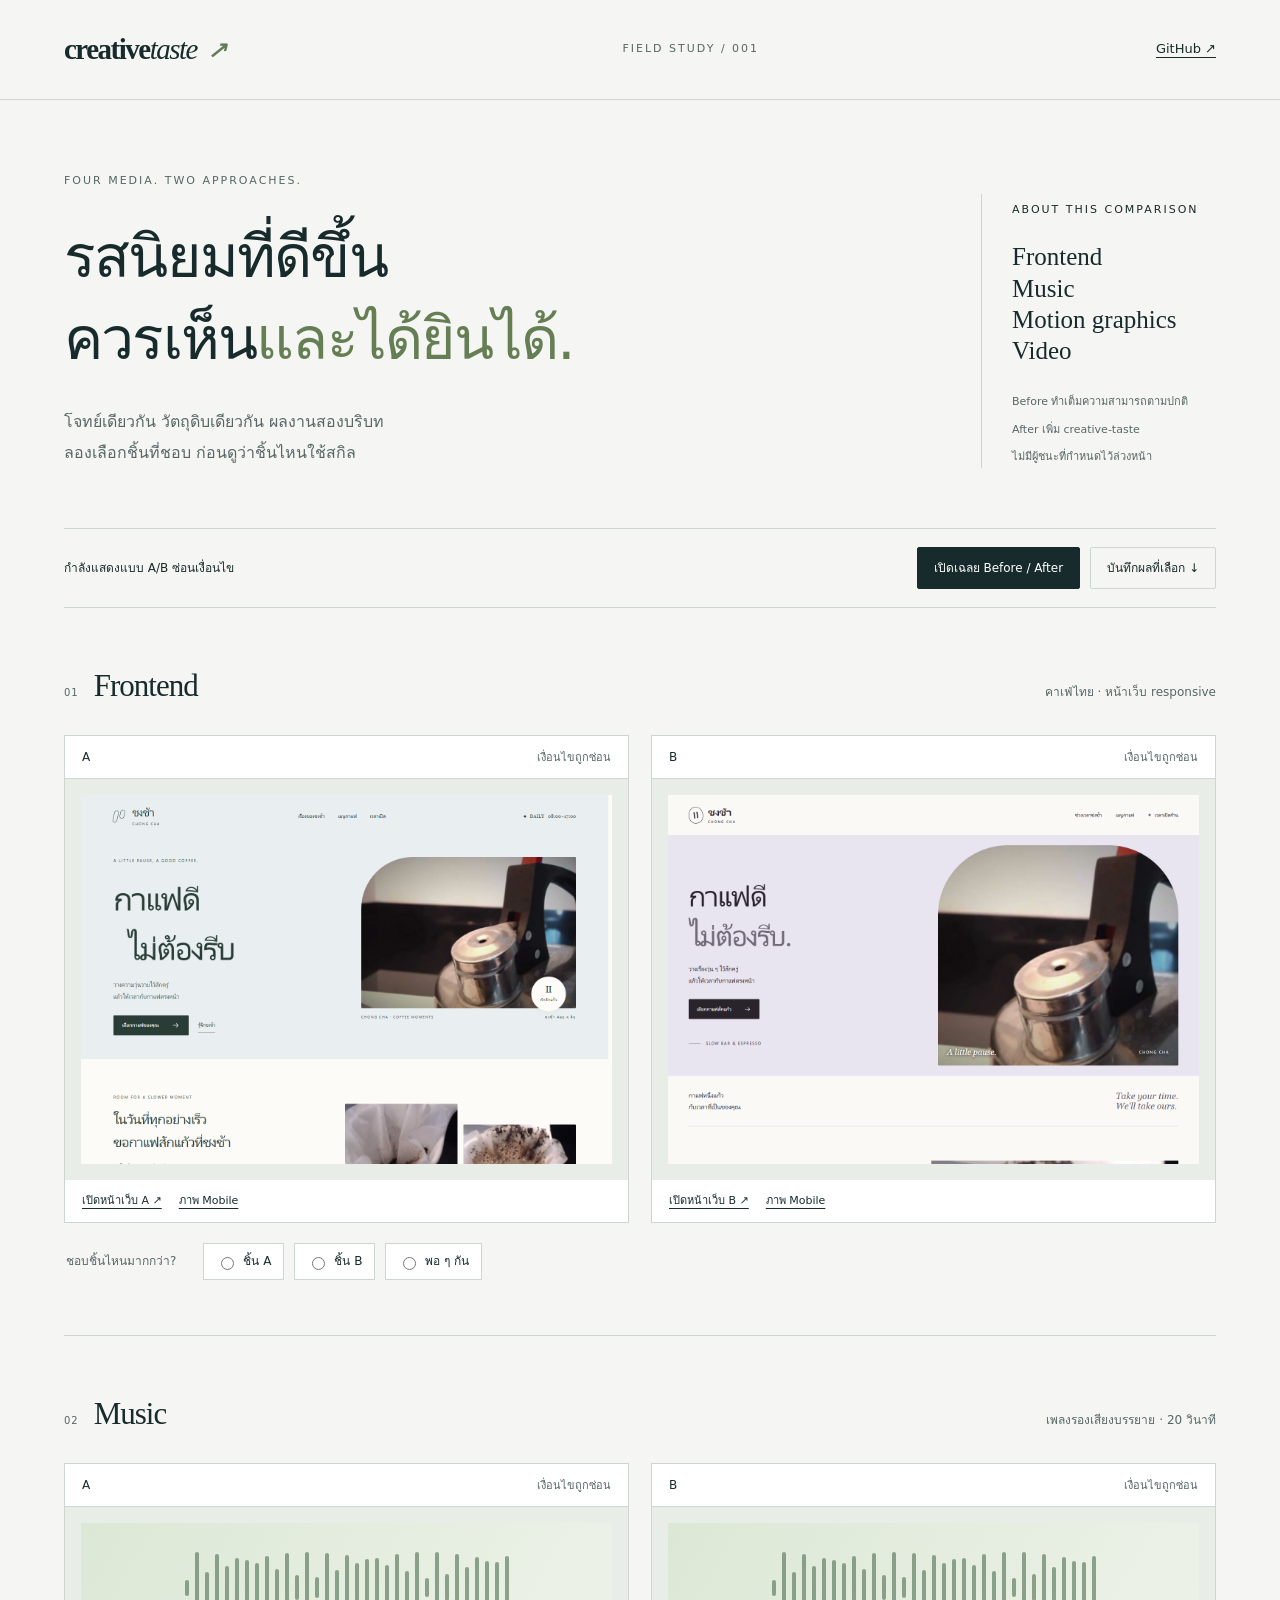
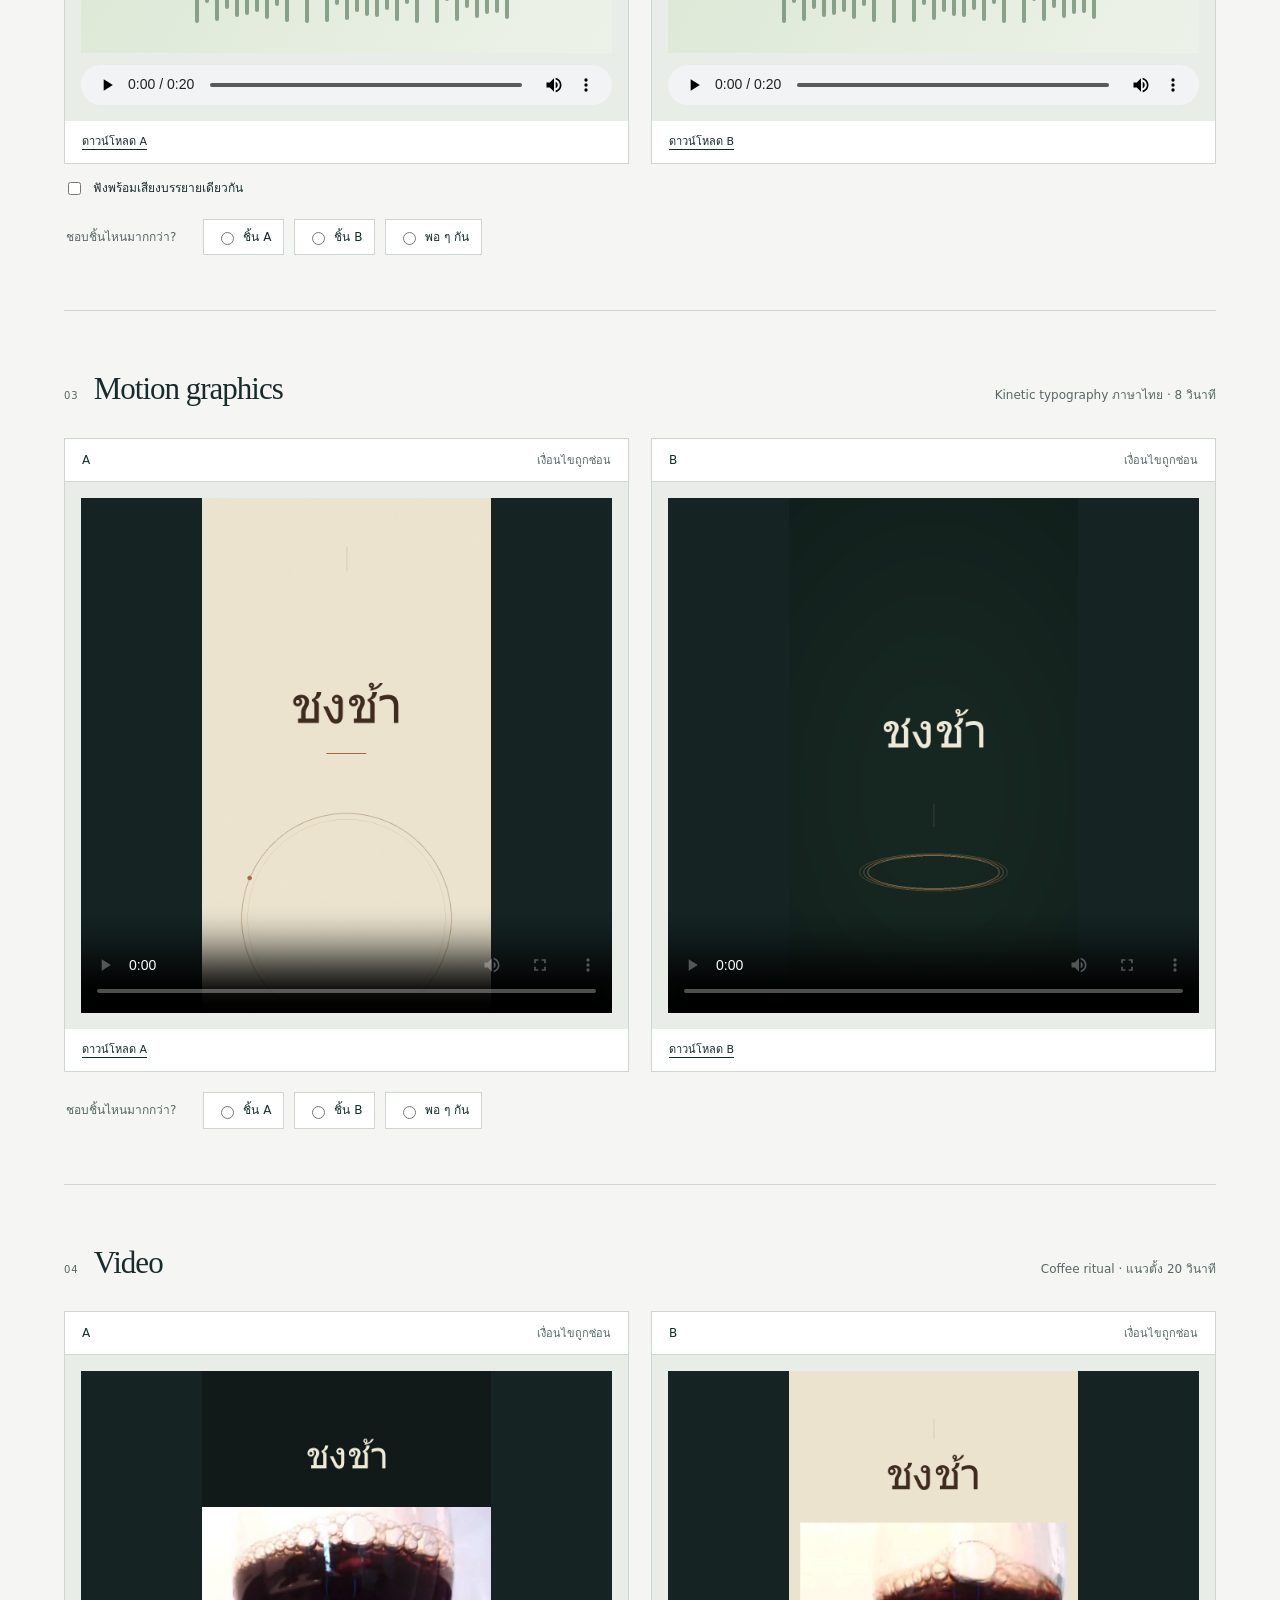
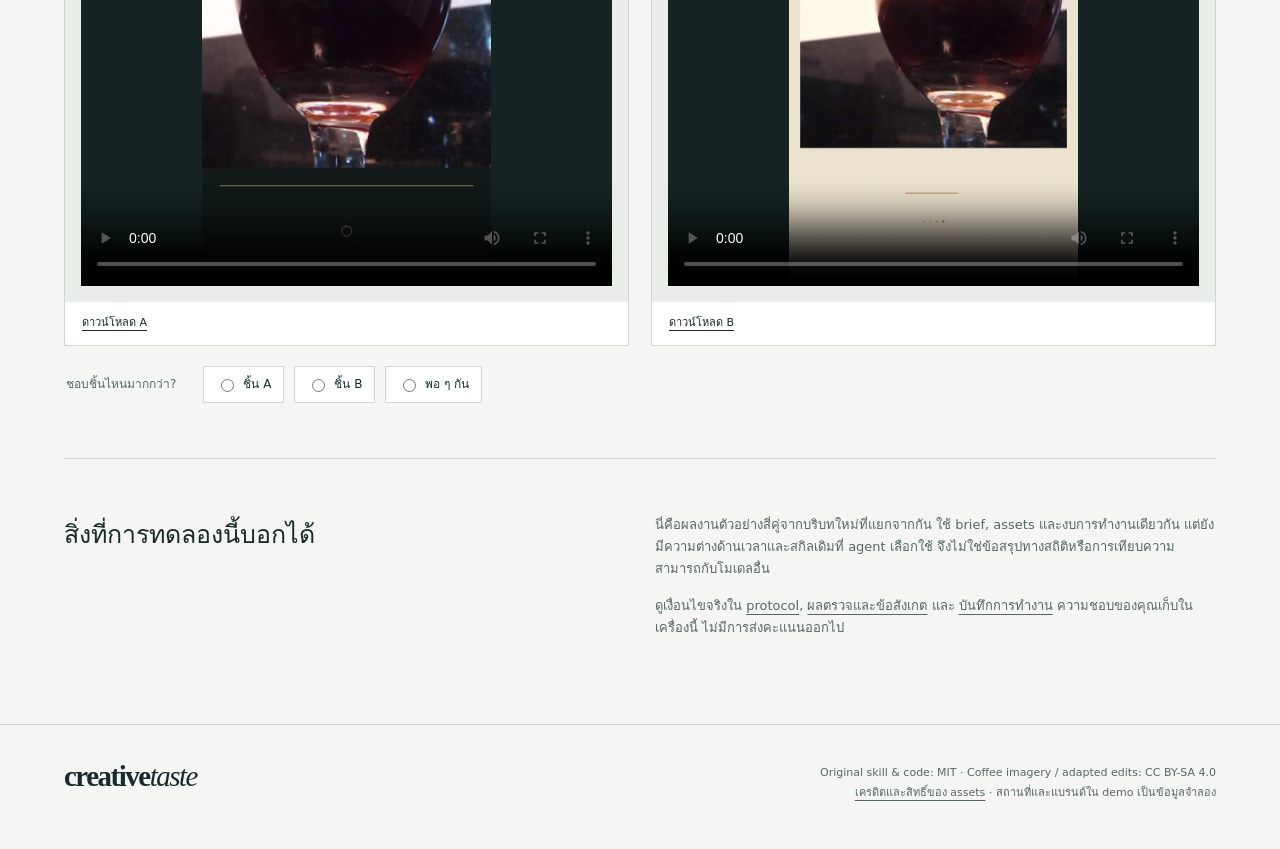
<file: demos/index.html>
<!doctype html>
<html lang="th"><head><meta charset="utf-8"><meta name="viewport" content="width=device-width,initial-scale=1"><title>Creative Taste — ทดลองก่อนเปิดเฉลย</title><link rel="stylesheet" href="gallery.css"><script src="gallery.js" defer></script></head>
<body>
<a class="skip" href="#comparisons">ข้ามไปดูผลงาน</a>
<header class="masthead"><a class="wordmark" href="../README.md">creative<span>taste</span><i aria-hidden="true">↗</i></a><span class="edition">FIELD STUDY / 001</span><a href="https://github.com/beukkung/creative-taste">GitHub ↗</a></header>
<main>
<section class="intro"><div><p class="eyebrow">FOUR MEDIA. TWO APPROACHES.</p><h1>รสนิยมที่ดีขึ้น<br>ควรเห็น<span>และได้ยินได้.</span></h1><p class="lead">โจทย์เดียวกัน วัตถุดิบเดียวกัน ผลงานสองบริบท<br>ลองเลือกชิ้นที่ชอบ ก่อนดูว่าชิ้นไหนใช้สกิล</p></div><aside class="study-note"><span class="tiny">ABOUT THIS COMPARISON</span><p>Frontend<br>Music<br>Motion graphics<br>Video</p><small>Before ทำเต็มความสามารถตามปกติ<br>After เพิ่ม creative-taste<br>ไม่มีผู้ชนะที่กำหนดไว้ล่วงหน้า</small></aside></section>
<div class="toolbar"><p id="mode-status" role="status">กำลังแสดงแบบ A/B ซ่อนเงื่อนไข</p><div><button id="reveal" type="button">เปิดเฉลย Before / After</button><button id="export" class="quiet" type="button">บันทึกผลที่เลือก ↓</button></div></div>
<div id="comparisons"></div>
<noscript><p>เปิด JavaScript เพื่อสุ่ม A/B หรือเปิดไฟล์แต่ละชิ้นโดยตรง:</p><ul><li><a href="frontend/before/index.html">Frontend Before</a> / <a href="frontend/after/index.html">After</a></li><li><a href="music/before/music.wav">Music Before</a> / <a href="music/after/music.wav">After</a></li><li><a href="motion/before/video.mp4">Motion Before</a> / <a href="motion/after/video.mp4">After</a></li><li><a href="video/before/video.mp4">Video Before</a> / <a href="video/after/video.mp4">After</a></li></ul></noscript>
<section class="method"><h2>สิ่งที่การทดลองนี้บอกได้</h2><div><p>นี่คือผลงานตัวอย่างสี่คู่จากบริบทใหม่ที่แยกจากกัน ใช้ brief, assets และงบการทำงานเดียวกัน แต่ยังมีความต่างด้านเวลาและสกิลเดิมที่ agent เลือกใช้ จึงไม่ใช่ข้อสรุปทางสถิติหรือการเทียบความสามารถกับโมเดลอื่น</p><p>ดูเงื่อนไขจริงใน <a href="../evaluation/PROTOCOL.md">protocol</a>, <a href="../evaluation/RESULTS.md">ผลตรวจและข้อสังเกต</a> และ <a href="../evaluation/runs/summary.json">บันทึกการทำงาน</a> ความชอบของคุณเก็บในเครื่องนี้ ไม่มีการส่งคะแนนออกไป</p></div></section>
</main><footer><a class="wordmark" href="../README.md">creative<span>taste</span></a><p>Original skill & code: MIT · Coffee imagery / adapted edits: CC BY-SA 4.0<br><a href="../ASSET-LICENSES.md">เครดิตและสิทธิ์ของ assets</a> · สถานที่และแบรนด์ใน demo เป็นข้อมูลจำลอง</p></footer>
</body></html>
</file>
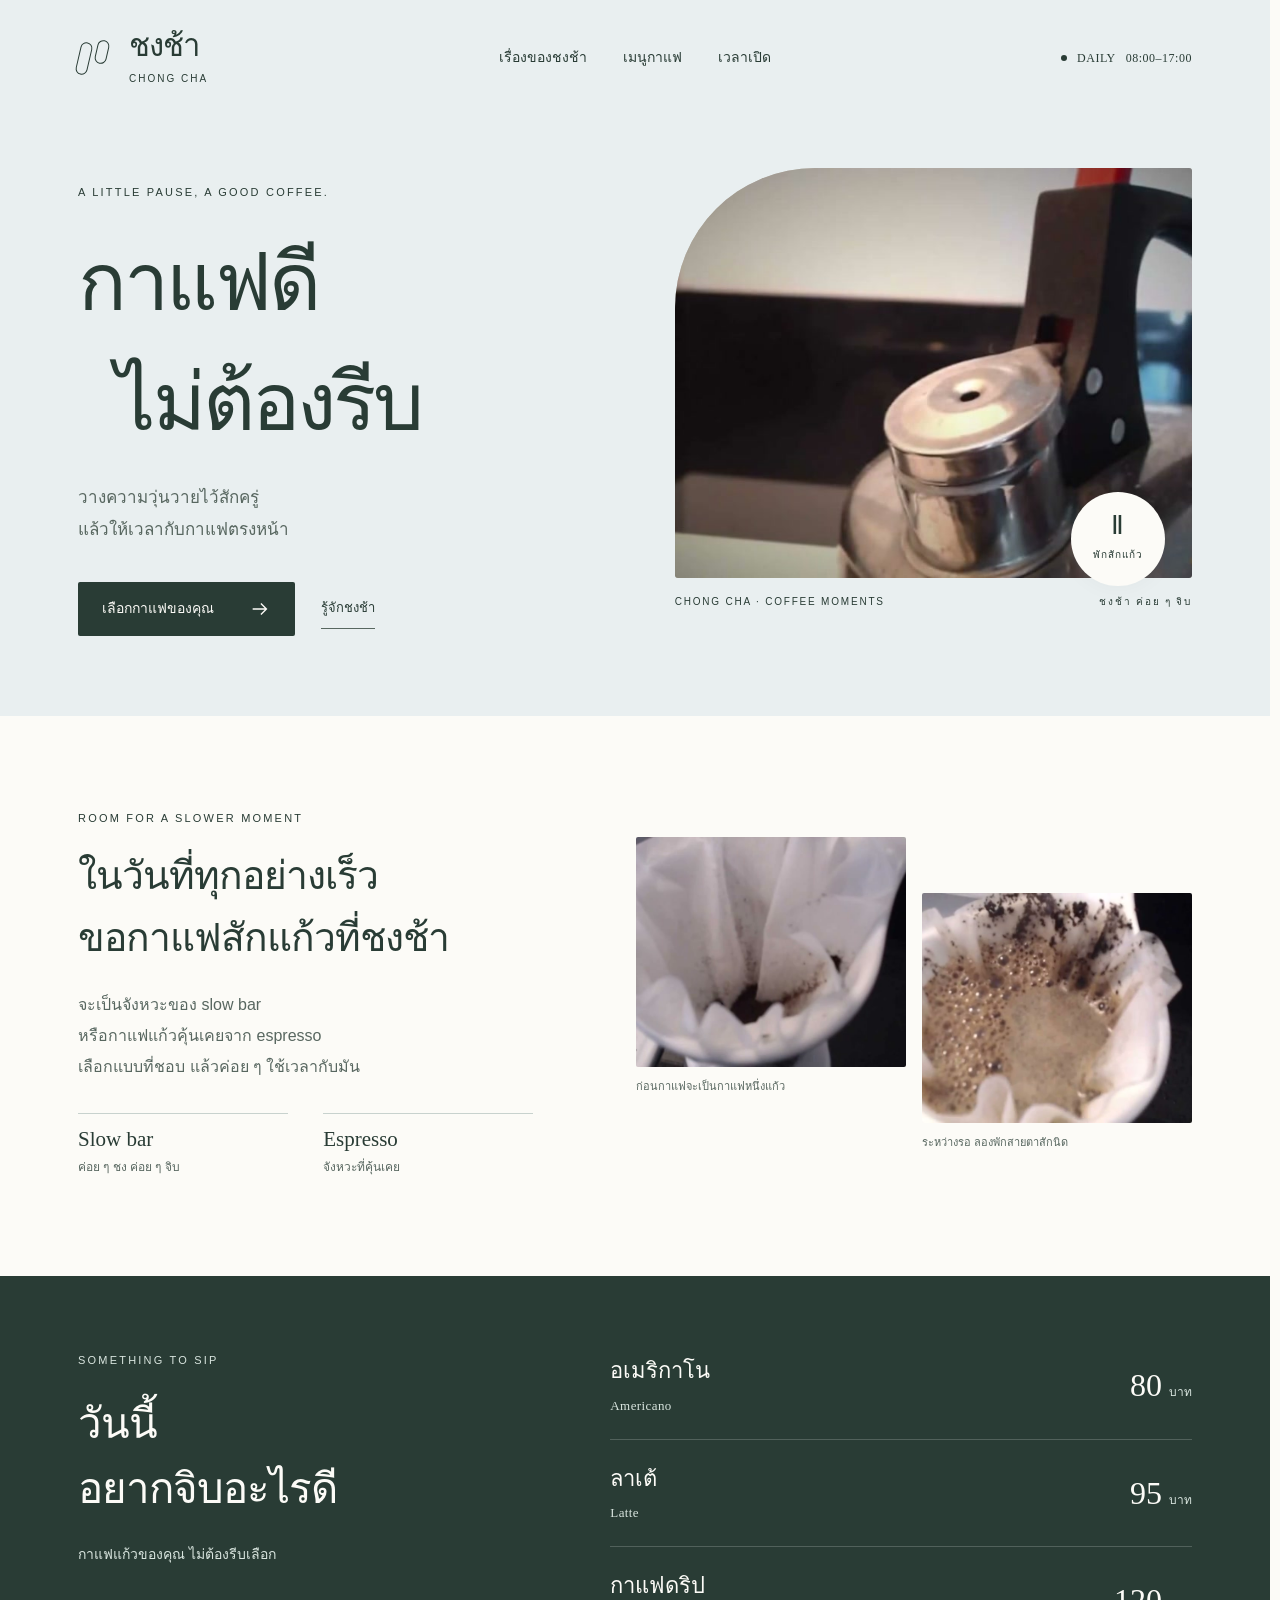
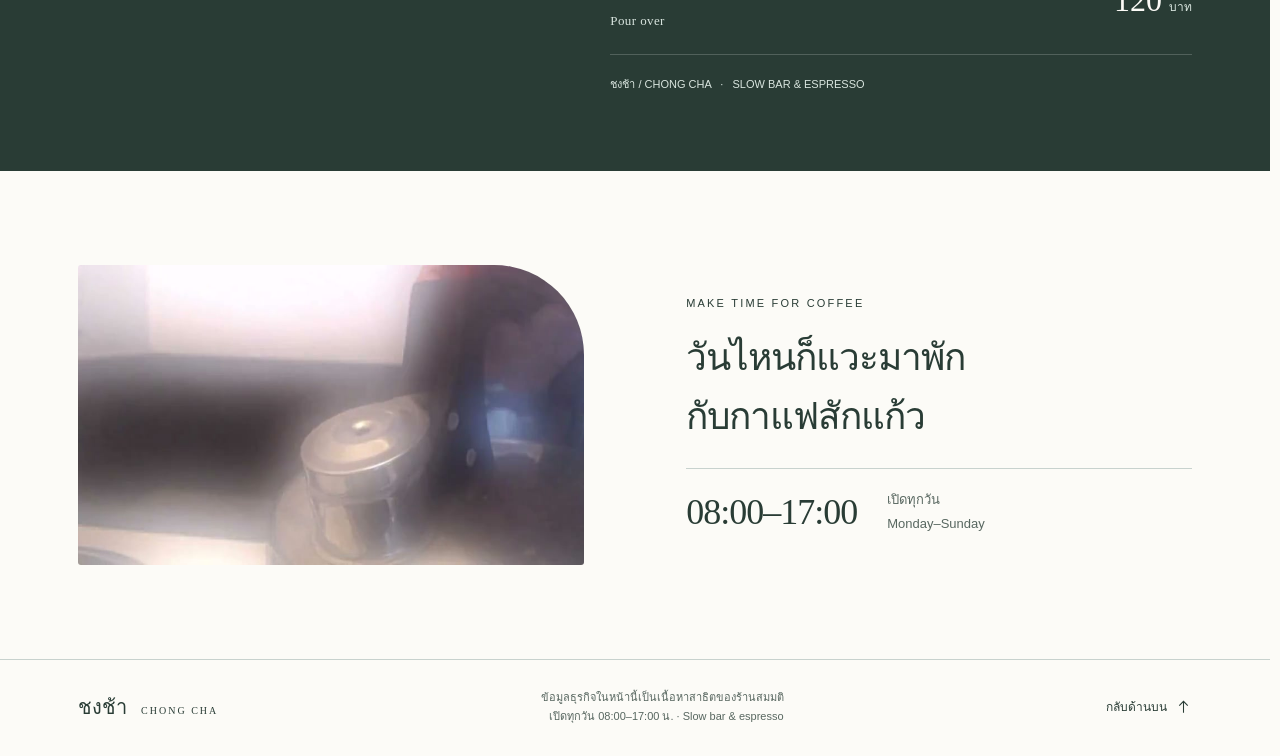
<file: demos/frontend/after/index.html>
<!doctype html>
<html lang="th">
<head>
<meta charset="utf-8">
<meta name="viewport" content="width=device-width, initial-scale=1">
<meta name="theme-color" content="#e9eff0">
<meta name="description" content="ชงช้า / CHONG CHA — กาแฟดี ไม่ต้องรีบ พบกับ slow bar และ espresso เปิดทุกวัน 08:00–17:00 น.">
<title>ชงช้า / CHONG CHA — กาแฟดี ไม่ต้องรีบ</title>
<style>
:root{--sky:#e9eff0;--paper:#fcfbf7;--ink:#293c35;--muted:#586760;--line:#c8d2ce;--gold:#e4ca87;--light:#d9e5df;--serif:Georgia,'Times New Roman',serif;--thai:'Leelawadee UI',Tahoma,sans-serif}
*{box-sizing:border-box}html{scroll-behavior:smooth;scroll-padding-top:30px;scrollbar-gutter:stable;scrollbar-color:#83958b var(--paper);scrollbar-width:thin}body{margin:0;background:var(--paper);color:var(--ink);font-family:var(--thai);font-size:16px;line-height:1.75}a{color:inherit;text-decoration:none}button,a{-webkit-tap-highlight-color:transparent}a:focus-visible{outline:3px solid #a97822;outline-offset:6px}::selection{background:var(--gold);color:var(--ink)}img{display:block;width:100%;height:100%;object-fit:cover}h1,h2,h3,p,figure{margin:0}h1,h2,h3{font-weight:400}svg{width:22px;height:22px;fill:none;stroke:currentColor;stroke-width:1.5}header,.hero,.brewing,.menu,.visit,footer{padding-left:max(6.1vw,24px);padding-right:max(6.1vw,24px)}
.skip{position:fixed;top:-100px;left:24px;background:var(--ink);color:white;padding:12px 20px;z-index:5}.skip:focus{top:12px}header{height:116px;display:flex;align-items:center;justify-content:space-between;background:var(--sky)}.brand{display:inline-flex;align-items:center;gap:15px}.brand-name{font-size:31px;line-height:1.25;letter-spacing:-1px}.brand-en{display:block;font-size:10px;letter-spacing:2px;line-height:2.1;margin-top:3px}.brand-mark{width:36px;height:43px;display:flex;gap:6px;align-items:center}.brand-mark:before,.brand-mark:after{content:'';width:10px;height:31px;display:block;border:1.8px solid var(--ink);border-radius:9px;transform:rotate(13deg)}.brand-mark:after{height:22px;align-self:flex-start;margin-top:3px}nav{display:flex;gap:36px;align-items:center}nav a{font-size:14px;padding:12px 0;border-bottom:1px solid transparent}nav a:hover{border-color:var(--ink)}.hours-nav{display:flex;gap:10px;align-items:center;font:12px var(--serif);letter-spacing:.5px}.hours-nav:before{content:'';width:6px;height:6px;background:var(--ink);border-radius:50%}
.hero{background:var(--sky);padding-top:52px;padding-bottom:64px;display:grid;grid-template-columns:1fr 1fr;gap:6.2vw;align-items:center}.eyebrow{font-size:11px;letter-spacing:2.2px;line-height:1.6;text-transform:uppercase}.hero h1{font-size:clamp(52px,6.3vw,92px);line-height:1.48;letter-spacing:-3px;margin:22px 0 20px;white-space:nowrap}.hero h1 span{display:block}.hero h1 .second{padding-left:37px}.hero .intro{color:var(--muted);font-size:17px;line-height:1.9;max-width:380px}.hero-links{margin-top:35px;display:flex;gap:26px;align-items:center}.primary-link{background:var(--ink);color:var(--paper);display:inline-flex;align-items:center;justify-content:space-between;gap:35px;padding:14px 24px;min-height:54px;border-radius:2px;font-size:14px;transition:background .2s}.primary-link:hover{background:#405c4f}.text-link{font-size:13px;border-bottom:1px solid var(--muted);padding:8px 0}.text-link:hover{color:#716026}.hero-figure{position:relative;padding-bottom:41px}.hero-photo{height:410px;border-radius:140px 3px 3px 3px;overflow:hidden;background:#c9c6bd}.hero-photo img{object-position:53% center}.photo-note{display:flex;justify-content:space-between;align-items:center;padding-top:15px;font-size:10px;letter-spacing:1.8px}.pause-note{position:absolute;right:27px;bottom:66px;background:var(--paper);width:94px;height:94px;border-radius:50%;display:flex;flex-direction:column;align-items:center;justify-content:center;box-shadow:0 3px 20px #00000008;font-size:10px;letter-spacing:1px;gap:7px}.pause-symbol{font-size:26px;font-family:var(--serif);line-height:1;letter-spacing:4px;padding-left:4px}
.brewing{padding-top:94px;padding-bottom:96px;display:grid;grid-template-columns:.9fr 1.1fr;gap:8vw;align-items:center}.section-title{font-size:39px;letter-spacing:-1px;line-height:1.6;margin:18px 0 19px}.section-copy{color:var(--muted);line-height:1.95;max-width:345px}.methods{display:flex;gap:35px;margin-top:31px}.method{border-top:1px solid var(--line);padding-top:13px;flex:1}.method b{font:21px var(--serif);display:block;font-weight:400}.method span{font-size:12px;color:var(--muted)}.detail-photos{display:grid;grid-template-columns:1fr 1fr;gap:16px;align-items:start}.detail-photos figure:nth-child(2){padding-top:56px}.detail-image{height:230px;overflow:hidden;border-radius:2px}.detail-photos figure:nth-child(1) img{object-position:54% center}.detail-photos figcaption{font-size:11px;color:var(--muted);padding-top:10px}.detail-photos figure:nth-child(2) img{object-position:65% center}
.menu{background:var(--ink);color:var(--paper);padding-top:76px;padding-bottom:77px;display:grid;grid-template-columns:.85fr 1.15fr;gap:8vw}.menu .eyebrow{color:var(--light)}.menu h2{font-size:42px;line-height:1.55;letter-spacing:-1px;margin-top:21px}.menu .menu-caption{color:var(--light);margin-top:21px;font-size:14px}.menu-list{padding:0;margin:0;list-style:none}.menu-list li{display:flex;justify-content:space-between;align-items:center;gap:20px;padding:20px 0;border-bottom:1px solid #ffffff30}.menu-list li:first-child{padding-top:0}.drink h3{font-size:22px}.drink span{font:13px var(--serif);letter-spacing:.4px;color:var(--light)}.price{font:32px var(--serif);white-space:nowrap}.price small{font:12px var(--thai);margin-left:7px;color:var(--light)}.menu-footnote{margin-top:20px;font-size:11px;color:var(--light)}
.visit{padding-top:94px;padding-bottom:94px;display:grid;grid-template-columns:1fr 1fr;gap:8vw;align-items:center}.visit-photo{height:300px;overflow:hidden;border-radius:3px 90px 3px 3px}.visit-photo img{object-position:center}.visit h2{font-size:37px;line-height:1.6;margin:15px 0 22px;letter-spacing:-1px}.schedule{border-top:1px solid var(--line);padding-top:19px;display:flex;align-items:center;gap:30px}.schedule-time{font:36px var(--serif);letter-spacing:-1px;white-space:nowrap}.schedule-day{font-size:13px;line-height:1.8;color:var(--muted)}footer{border-top:1px solid var(--line);display:flex;align-items:center;justify-content:space-between;padding-top:28px;padding-bottom:29px;gap:25px}.footer-name{font-size:20px}.footer-name span{font:10px var(--serif);letter-spacing:2px;margin-left:14px}.demo{font-size:11px;color:var(--muted);max-width:440px;text-align:right}.top-link{font-size:12px;display:inline-flex;gap:8px;align-items:center;white-space:nowrap}.top-link svg{width:17px}
@media(min-width:1600px){header,.hero,.brewing,.menu,.visit,footer{padding-left:max(calc((100vw - 1370px)/2),6vw);padding-right:max(calc((100vw - 1370px)/2),6vw)}}
@media(max-width:1000px){header{height:100px}.hours-nav{display:none}.hero{gap:4vw;padding-top:35px}.hero h1{font-size:64px}.hero h1 .second{padding-left:15px}.hero-photo{height:385px}.brewing,.menu,.visit{gap:5vw}.detail-image{height:200px}.schedule{gap:18px}.schedule-time{font-size:30px}}
@media(max-width:700px){header{height:98px;align-items:center}.brand{gap:8px}.brand-name{font-size:26px}.brand-mark{width:28px;gap:4px}.brand-mark:before{width:8px;height:28px}.brand-mark:after{width:8px;height:20px}.brand-en{font-size:8px;letter-spacing:1.5px}nav{gap:18px}nav a{font-size:12px}nav a:first-child{display:none}.hero{padding-top:26px;padding-bottom:31px;display:block}.eyebrow{font-size:9px;letter-spacing:2px}.hero h1{font-size:58px;line-height:1.42;letter-spacing:-2px;margin:17px 0 16px}.hero h1 .second{padding-left:31px}.hero .intro{font-size:14px;max-width:320px}.hero-links{margin-top:24px;gap:23px}.primary-link{padding:12px 20px;font-size:13px;gap:25px;min-height:49px}.text-link{font-size:12px}.hero-figure{margin-top:38px;padding-bottom:0}.hero-photo{height:240px;border-top-left-radius:86px}.photo-note{font-size:8px;letter-spacing:1.4px;padding-top:12px}.pause-note{width:72px;height:72px;bottom:42px;right:17px;font-size:8px;gap:5px}.pause-symbol{font-size:21px}.brewing{padding-top:57px;padding-bottom:55px;display:block}.section-title{font-size:31px;margin:14px 0 17px;line-height:1.6}.section-copy{font-size:14px}.methods{margin-top:24px;gap:24px}.method b{font-size:20px}.detail-photos{margin-top:35px;gap:12px}.detail-image{height:176px}.detail-photos figure:nth-child(2){padding-top:29px}.detail-photos figcaption{font-size:10px}.menu{display:block;padding-top:48px;padding-bottom:45px}.menu h2{font-size:32px;line-height:1.5;margin-top:14px}.menu .menu-caption{font-size:13px;margin-top:12px}.menu-list{margin-top:33px}.menu-list li{padding:19px 0}.drink h3{font-size:20px}.drink span{font-size:12px}.price{font-size:29px}.menu-footnote{font-size:10px}.visit{display:flex;flex-direction:column-reverse;align-items:stretch;gap:31px;padding-top:54px;padding-bottom:49px}.visit h2{font-size:31px;margin-top:13px}.visit-photo{height:215px;border-top-right-radius:65px}.schedule-time{font-size:34px}.schedule{gap:25px}.schedule-day{font-size:12px}footer{display:grid;grid-template-columns:1fr auto;gap:18px;padding-top:25px;padding-bottom:25px}.footer-name{font-size:18px}.footer-name span{font-size:8px;letter-spacing:1.3px;margin-left:9px}.demo{grid-column:1/-1;grid-row:2;text-align:left;font-size:10px;max-width:295px}.top-link{font-size:10px}}
@media(prefers-reduced-motion:reduce){html{scroll-behavior:auto}*{transition:none!important}}
</style>
</head>
<body id="top">
<a class="skip" href="#main">ข้ามไปเนื้อหา</a>
<header>
  <a class="brand" href="#top" aria-label="ชงช้า กลับด้านบน"><span class="brand-mark" aria-hidden="true"></span><span class="brand-name">ชงช้า<span class="brand-en" lang="en">CHONG CHA</span></span></a>
  <nav aria-label="เมนูหลัก"><a href="#about">เรื่องของชงช้า</a><a href="#menu">เมนูกาแฟ</a><a href="#hours">เวลาเปิด</a></nav>
  <span class="hours-nav">DAILY &nbsp; 08:00–17:00</span>
</header>
<main id="main">
  <section class="hero" aria-labelledby="hero-title">
    <div class="hero-copy">
      <p class="eyebrow" lang="en">A little pause, a good coffee.</p>
      <h1 id="hero-title"><span>กาแฟดี</span><span class="second">ไม่ต้องรีบ</span></h1>
      <p class="intro">วางความวุ่นวายไว้สักครู่<br>แล้วให้เวลากับกาแฟตรงหน้า</p>
      <div class="hero-links"><a class="primary-link" href="#menu">เลือกกาแฟของคุณ <svg viewBox="0 0 24 24" aria-hidden="true"><path d="M4 12h15m-6-6 6 6-6 6"/></svg></a><a class="text-link" href="#about">รู้จักชงช้า</a></div>
    </div>
    <figure class="hero-figure">
      <div class="hero-photo"><img src="../../assets/coffee-01.jpg" alt="กาต้มน้ำโลหะบนเคาน์เตอร์กาแฟ" width="960" height="540" fetchpriority="high"></div>
      <div class="pause-note" aria-hidden="true"><span class="pause-symbol">Ⅱ</span><span>พักสักแก้ว</span></div>
      <figcaption class="photo-note"><span lang="en">CHONG CHA · COFFEE MOMENTS</span><span>ชงช้า ค่อย ๆ จิบ</span></figcaption>
    </figure>
  </section>
  <section class="brewing" id="about" aria-labelledby="about-title">
    <div><p class="eyebrow" lang="en">Room for a slower moment</p><h2 class="section-title" id="about-title">ในวันที่ทุกอย่างเร็ว<br>ขอกาแฟสักแก้วที่ชงช้า</h2><p class="section-copy">จะเป็นจังหวะของ slow bar<br>หรือกาแฟแก้วคุ้นเคยจาก espresso<br>เลือกแบบที่ชอบ แล้วค่อย ๆ ใช้เวลากับมัน</p><div class="methods"><div class="method"><b lang="en">Slow bar</b><span>ค่อย ๆ ชง ค่อย ๆ จิบ</span></div><div class="method"><b lang="en">Espresso</b><span>จังหวะที่คุ้นเคย</span></div></div></div>
    <div class="detail-photos"><figure><div class="detail-image"><img src="../../assets/coffee-02.jpg" alt="ผงกาแฟในกระดาษกรอง พร้อมสำหรับการดริป" width="960" height="540" loading="lazy"></div><figcaption>ก่อนกาแฟจะเป็นกาแฟหนึ่งแก้ว</figcaption></figure><figure><div class="detail-image"><img src="../../assets/coffee-04.jpg" alt="ฟองกาแฟระหว่างการสกัดในกระดาษกรอง" width="960" height="540" loading="lazy"></div><figcaption>ระหว่างรอ ลองพักสายตาสักนิด</figcaption></figure></div>
  </section>
  <section class="menu" id="menu" aria-labelledby="menu-title">
    <div><p class="eyebrow" lang="en">Something to sip</p><h2 id="menu-title">วันนี้<br>อยากจิบอะไรดี</h2><p class="menu-caption">กาแฟแก้วของคุณ ไม่ต้องรีบเลือก</p></div>
    <div><ul class="menu-list"><li><div class="drink"><h3>อเมริกาโน</h3><span lang="en">Americano</span></div><p class="price">80<small>บาท</small></p></li><li><div class="drink"><h3>ลาเต้</h3><span lang="en">Latte</span></div><p class="price">95<small>บาท</small></p></li><li><div class="drink"><h3>กาแฟดริป</h3><span lang="en">Pour over</span></div><p class="price">120<small>บาท</small></p></li></ul><p class="menu-footnote">ชงช้า / CHONG CHA &nbsp; · &nbsp; SLOW BAR & ESPRESSO</p></div>
  </section>
  <section class="visit" id="hours" aria-labelledby="hours-title"><figure class="visit-photo"><img src="../../assets/coffee-03.jpg" alt="ไอน้ำลอยผ่านกาต้มน้ำในช่วงเวลาชงกาแฟ" width="960" height="540" loading="lazy"></figure><div><p class="eyebrow" lang="en">Make time for coffee</p><h2 id="hours-title">วันไหนก็แวะมาพัก<br>กับกาแฟสักแก้ว</h2><div class="schedule"><p class="schedule-time">08:00–17:00</p><p class="schedule-day">เปิดทุกวัน<br><span lang="en">Monday–Sunday</span></p></div></div></section>
</main>
<footer><p class="footer-name">ชงช้า<span lang="en">CHONG CHA</span></p><p class="demo">ข้อมูลธุรกิจในหน้านี้เป็นเนื้อหาสาธิตของร้านสมมติ<br>เปิดทุกวัน 08:00–17:00 น. · Slow bar & espresso</p><a class="top-link" href="#top">กลับด้านบน<svg viewBox="0 0 24 24" aria-hidden="true"><path d="M12 20V4m-6 6 6-6 6 6"/></svg></a></footer>
</body>
</html>
</file>
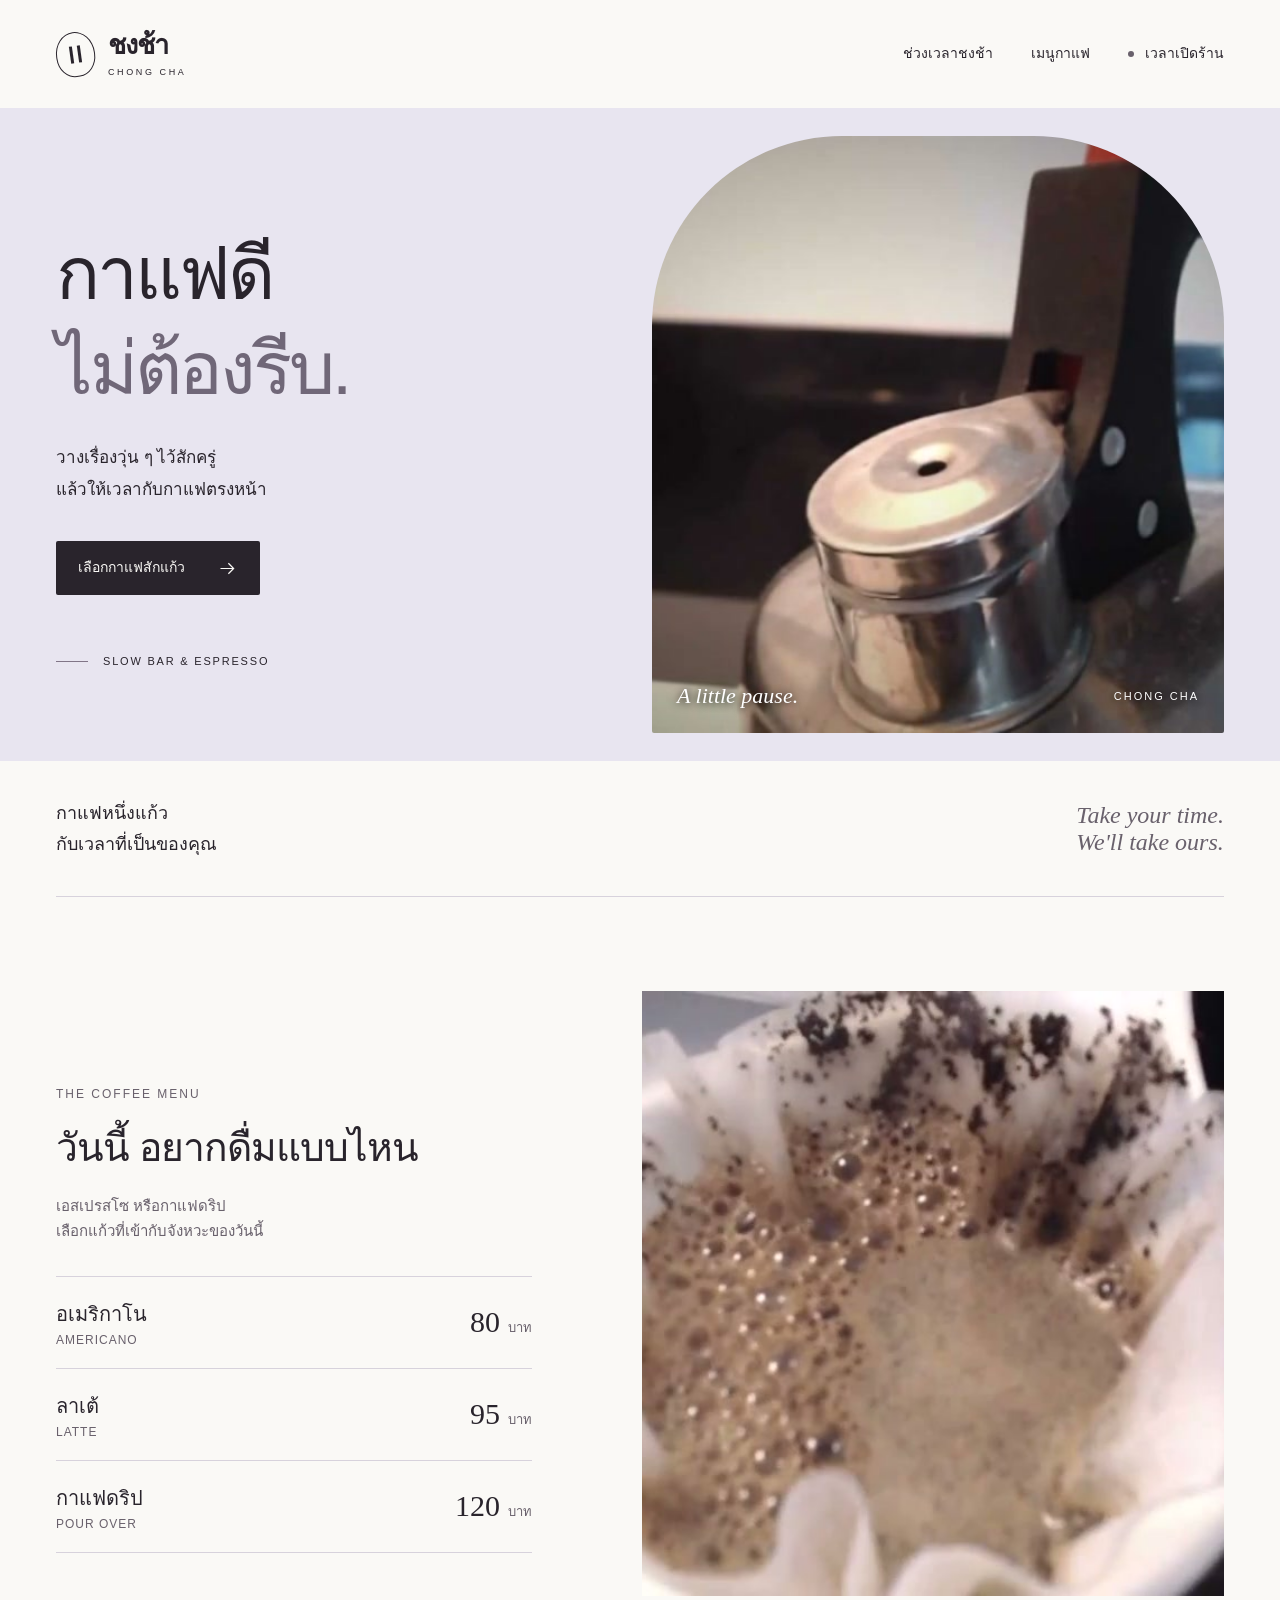
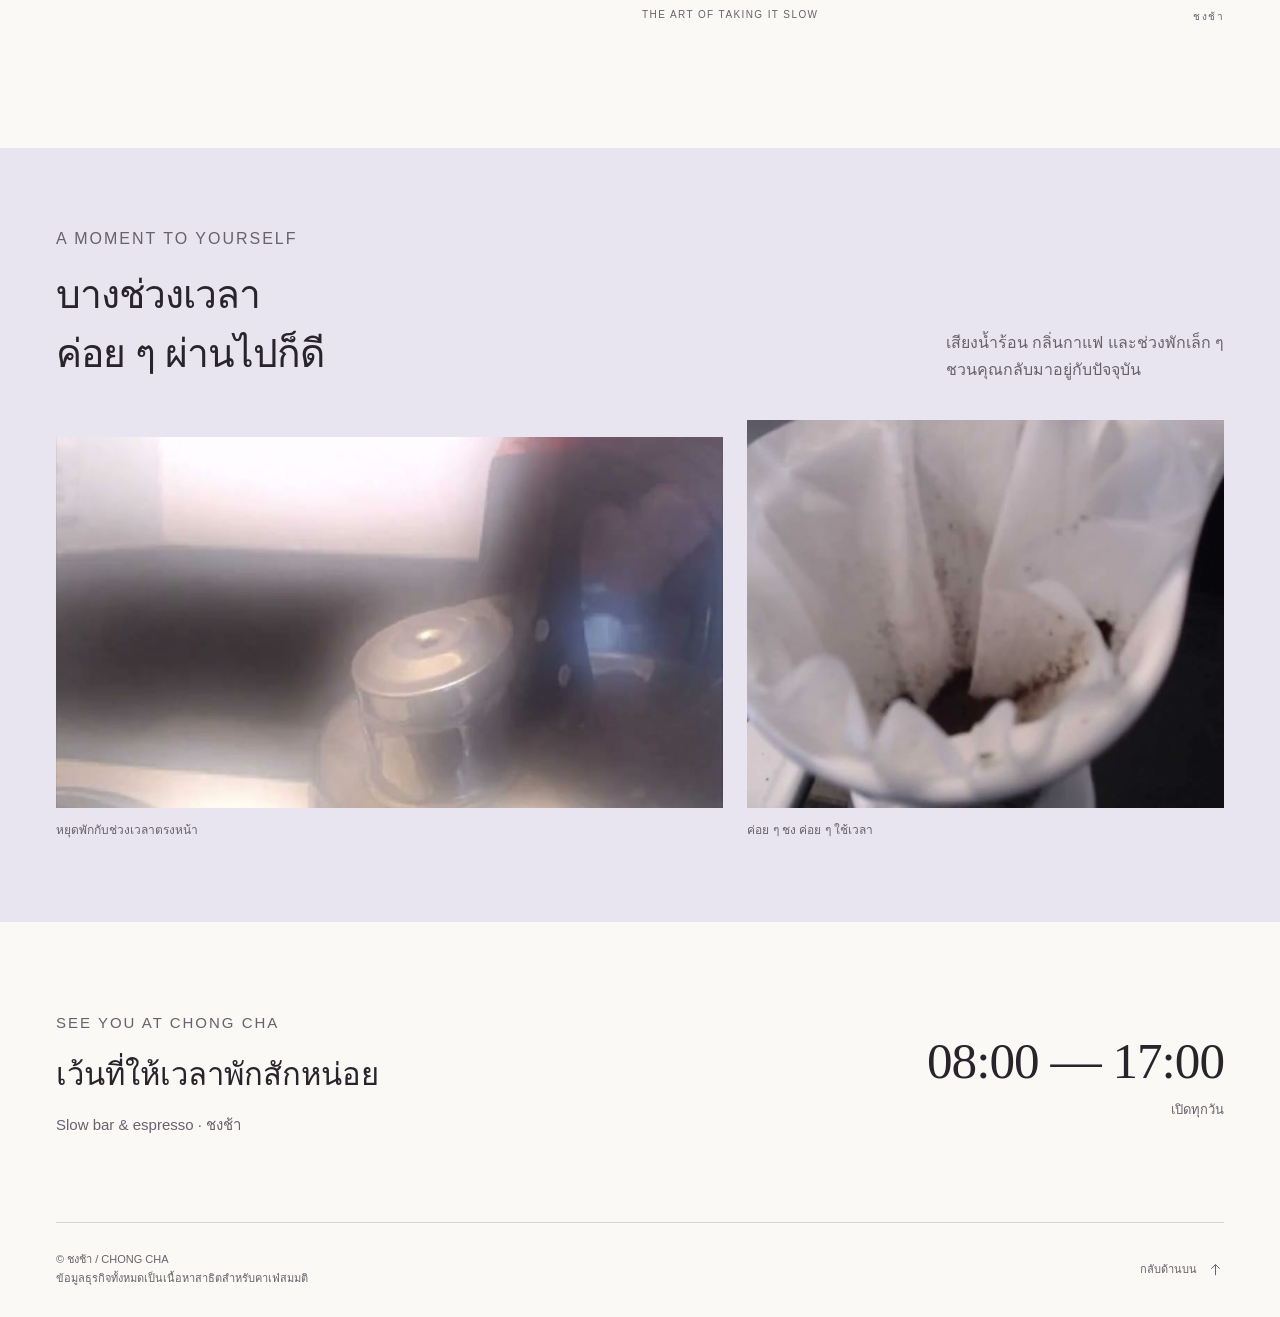
<file: demos/frontend/before/index.html>
<!doctype html>
<html lang="th">
<head>
<meta charset="utf-8">
<meta name="viewport" content="width=device-width,initial-scale=1">
<meta name="theme-color" content="#e8e5f0">
<meta name="description" content="ชงช้า / CHONG CHA — กาแฟดี ไม่ต้องรีบ Slow bar และ espresso เปิดทุกวัน 08:00–17:00 น. เว็บไซต์คาเฟ่สมมติ">
<title>ชงช้า — กาแฟดี ไม่ต้องรีบ</title>
<style>
:root{--ink:#29242c;--muted:#69616c;--lavender:#e8e5f0;--paper:#faf9f6;--line:#d7d2dc;--accent:#c2bad5;--thai:'Leelawadee UI',Tahoma,sans-serif;--ui:'Segoe UI',var(--thai)}*{box-sizing:border-box}html{scroll-behavior:smooth;scroll-padding-top:32px}body{margin:0;background:var(--paper);color:var(--ink);font-family:var(--thai);line-height:1.7}a{color:inherit;text-decoration:none}button,a{-webkit-tap-highlight-color:transparent}a:focus-visible,button:focus-visible{outline:3px solid #65517e;outline-offset:6px}button{font:inherit}img{display:block;width:100%;height:auto;object-fit:cover}svg{display:block}h1,h2,h3,p,figure{margin:0}a,button{touch-action:manipulation}.skip{clip-path:inset(50%);position:fixed;top:12px;left:12px;z-index:10;transform:translateY(-160%);padding:10px 18px;background:var(--ink);color:white}.skip:focus{clip-path:none;transform:none}.wrap{width:calc(100% - 112px);max-width:1440px;margin:auto}.header{display:flex;align-items:center;justify-content:space-between;gap:24px;min-height:108px}.brand{display:flex;gap:13px;align-items:center;line-height:1}.brand-symbol{display:flex;align-items:center;justify-content:center;width:39px;height:45px;border:1px solid var(--ink);border-radius:50% 50% 46% 46%;gap:5px;transform:rotate(-8deg)}.brand-symbol i{display:block;height:17px;width:3px;background:var(--ink)}.brand-name{font-size:27px;font-weight:700;letter-spacing:-1px}.brand-en{display:block;font-family:var(--ui);font-size:9px;font-weight:500;letter-spacing:2.6px;margin-top:9px}.nav{display:flex;gap:38px;align-items:center;font-size:14px}.nav a{position:relative;padding:10px 0}.nav a::after{content:'';position:absolute;left:0;bottom:3px;width:100%;height:1px;background:currentColor;transform:scaleX(0);transform-origin:left;transition:transform .2s}.nav a:hover::after{transform:scaleX(1)}.nav .hours-link{display:flex;align-items:center;gap:11px}.dot{width:6px;height:6px;border-radius:50%;background:var(--muted)}.hero{background:var(--lavender)}.hero-inner{display:grid;grid-template-columns:1fr 1fr;min-height:653px}.hero-copy{padding:82px 40px 53px 0;display:flex;flex-direction:column;align-items:flex-start;justify-content:center}.hero h1{font-size:clamp(58px,5.7vw,88px);font-weight:500;line-height:1.3;letter-spacing:-3px}.hero h1 span{display:block}.hero h1 .light{color:#706778}.hero-description{font-size:17px;line-height:1.9;margin-top:25px;max-width:360px}.cta{margin-top:35px;display:inline-flex;align-items:center;justify-content:space-between;gap:32px;min-width:192px;background:var(--ink);color:var(--paper);padding:15px 22px;font-size:14px;border-radius:2px;transition:background .2s,transform .2s}.cta:hover{background:#514658;transform:translateY(-2px)}.arrow{width:21px;height:21px;flex-shrink:0}.hero-foot{display:flex;align-items:center;gap:15px;margin-top:57px;font-family:var(--ui);font-size:11px;letter-spacing:1.8px}.hero-foot::before{content:'';width:32px;height:1px;background:#817587}.hero-image{position:relative;min-width:0;margin:28px 0 28px 12px;overflow:hidden;border-radius:190px 190px 2px 2px}.hero-image img{height:100%;object-position:64% center;position:absolute;inset:0}.hero-image figcaption{position:absolute;bottom:24px;left:25px;right:25px;color:#fff;font:italic 22px Georgia,serif;display:flex;justify-content:space-between;align-items:center;text-shadow:0 1px 8px #000}.hero-image figcaption span:last-child{font:11px var(--ui);letter-spacing:2px}.intro{display:flex;justify-content:space-between;align-items:center;padding:37px 0;border-bottom:1px solid var(--line);gap:25px}.intro p{font-size:18px}.intro span{font:italic 24px Georgia,serif;color:var(--muted)}.menu{padding:94px 0 100px;display:grid;grid-template-columns:.9fr 1.1fr;gap:110px;align-items:center}.section-label{font:12px var(--ui);letter-spacing:2px;color:var(--muted);margin-bottom:18px}.menu h2,.pause h2{font-size:39px;font-weight:500;letter-spacing:-1px;line-height:1.5}.menu-intro{margin-top:15px;color:var(--muted);font-size:15px}.menu-list{margin-top:32px}.drink{display:grid;grid-template-columns:1fr auto;align-items:center;padding:21px 0;border-top:1px solid var(--line);gap:16px}.drink:last-child{border-bottom:1px solid var(--line)}.drink h3{font-size:20px;font-weight:500;line-height:1.6}.drink small{display:block;font:12px var(--ui);letter-spacing:1px;color:var(--muted);margin-top:3px}.price{font:30px Georgia,serif;white-space:nowrap}.price span{font:13px var(--thai);margin-left:8px;color:var(--muted)}.menu-image{position:relative;padding-bottom:24px}.menu-image img{aspect-ratio:1/1.04;object-position:center}.photo-caption{display:flex;justify-content:space-between;font:10px var(--ui);letter-spacing:1.4px;margin-top:13px;color:var(--muted)}.pause{background:var(--lavender);padding:82px 0}.pause-head{display:flex;justify-content:space-between;align-items:flex-end;gap:32px;margin-bottom:37px}.pause-head p{font-size:16px;max-width:300px;color:var(--muted)}.diptych{display:grid;grid-template-columns:1.4fr 1fr;gap:24px;align-items:end}.diptych figure:first-child img{aspect-ratio:1.8;object-position:center}.diptych figure:last-child img{aspect-ratio:1.23;object-position:center}.diptych figcaption{font-size:12px;margin-top:12px;color:var(--muted)}.visit{padding:92px 0 85px;display:flex;justify-content:space-between;align-items:center;gap:40px}.visit h2{font-size:31px;font-weight:500;margin-bottom:10px}.visit p{color:var(--muted);font-size:15px}.hours{font:clamp(36px,4vw,56px) Georgia,serif;white-space:nowrap;letter-spacing:-1px}.hours small{display:block;text-align:right;font:13px var(--thai);letter-spacing:0;margin-top:9px;color:var(--muted)}.footer{border-top:1px solid var(--line);padding:27px 0 29px;display:flex;justify-content:space-between;gap:24px;font-size:11px;color:var(--muted)}.back-top{display:flex;align-items:center;gap:10px;white-space:nowrap}.back-top svg{transform:rotate(-90deg);width:17px;height:17px}@media(min-width:1600px){.hero-inner{min-height:700px}}@media(max-width:1000px){.wrap{width:calc(100% - 64px)}.hero-copy{padding-right:22px}.hero h1{font-size:64px}.hero-inner{min-height:620px}.hero-description{font-size:16px}.menu{gap:50px;padding:70px 0}.hero-foot{letter-spacing:1px;font-size:9px}.hero-image{border-radius:140px 140px 2px 2px}.menu h2,.pause h2{font-size:34px}.nav{gap:23px}}@media(max-width:650px){html{scroll-padding-top:20px}.wrap{width:calc(100% - 40px)}.header{min-height:100px;gap:18px}.brand{gap:9px}.brand-symbol{width:30px;height:36px}.brand-name{font-size:24px}.brand-en{font-size:7px;letter-spacing:1.7px;margin-top:7px}.nav{gap:20px;font-size:12px}.nav .about-link{display:none}.nav .hours-link{gap:6px}.dot{width:4px;height:4px}.hero-inner{display:flex;flex-direction:column;min-height:0}.hero-copy{padding:45px 0 36px;display:block}.hero h1{font-size:62px;letter-spacing:-2px;line-height:1.31}.hero-description{margin-top:19px;font-size:15px;max-width:290px;line-height:1.85}.cta{margin-top:25px;min-width:175px;padding:13px 18px;font-size:13px}.hero-foot{display:none}.hero-image{height:320px;margin:0 0 23px 0;border-radius:170px 170px 2px 2px}.hero-image img{object-position:58% center}.hero-image figcaption{bottom:20px;left:20px;right:20px;font-size:20px}.hero-image figcaption span:last-child{font-size:9px}.intro{padding:26px 0;align-items:flex-start;gap:14px}.intro p{font-size:14px;max-width:180px}.intro span{font-size:17px;line-height:1.7;text-align:right}.menu{padding:53px 0 50px;display:flex;flex-direction:column;gap:33px;align-items:stretch}.menu h2,.pause h2{font-size:32px}.section-label{font-size:10px;margin-bottom:12px}.menu-intro{font-size:14px;margin-top:12px}.menu-list{margin-top:25px}.drink{padding:18px 0}.drink h3{font-size:18px}.drink small{font-size:10px}.price{font-size:28px}.menu-image{padding-bottom:0}.menu-image img{aspect-ratio:1.3}.pause{padding:48px 0}.pause-head{display:block;margin-bottom:26px}.pause-head p{margin-top:14px;font-size:14px;max-width:275px}.diptych{grid-template-columns:1fr 1fr;gap:14px;align-items:start}.diptych figure:first-child img{aspect-ratio:.85}.diptych figure:last-child{margin-top:38px}.diptych figure:last-child img{aspect-ratio:.85}.diptych figcaption{font-size:10px}.visit{padding:48px 0;display:block}.visit h2{font-size:27px}.visit p{font-size:14px}.hours{font-size:44px;margin-top:27px}.hours small{text-align:left;font-size:12px}.footer{padding:24px 0;align-items:flex-start;font-size:10px}.footer p{max-width:240px}.back-top{gap:5px}.back-top span{display:none}}@media(prefers-reduced-motion:reduce){html{scroll-behavior:auto}*,*::before,*::after{transition:none!important;animation:none!important}}
</style>
</head>
<body id="top">
<a class="skip" href="#main">ข้ามไปเนื้อหา</a>
<header class="header wrap">
<a class="brand" href="#top" aria-label="ชงช้า หน้าแรก"><span class="brand-symbol" aria-hidden="true"><i></i><i></i></span><span class="brand-name">ชงช้า<span class="brand-en">CHONG CHA</span></span></a>
<nav class="nav" aria-label="เมนูหลัก"><a class="about-link" href="#our-pause">ช่วงเวลาชงช้า</a><a href="#menu">เมนูกาแฟ</a><a class="hours-link" href="#visit"><span class="dot" aria-hidden="true"></span>เวลาเปิดร้าน</a></nav>
</header>
<main id="main">
<section class="hero" aria-labelledby="hero-title"><div class="hero-inner wrap"><div class="hero-copy"><h1 id="hero-title"><span>กาแฟดี</span><span class="light">ไม่ต้องรีบ.</span></h1><p class="hero-description">วางเรื่องวุ่น ๆ ไว้สักครู่<br>แล้วให้เวลากับกาแฟตรงหน้า</p><a class="cta" href="#menu">เลือกกาแฟสักแก้ว<svg class="arrow" viewBox="0 0 24 24" fill="none" stroke="currentColor" stroke-width="1.4" aria-hidden="true"><path d="M4 12h15M13 6l6 6-6 6"/></svg></a><p class="hero-foot">SLOW BAR &amp; ESPRESSO</p></div><figure class="hero-image"><img src="../../assets/coffee-01.jpg" width="960" height="540" alt="กาต้มน้ำสำหรับชงกาแฟในแสงอ่อน" fetchpriority="high"><figcaption><span>A little pause.</span><span>CHONG CHA</span></figcaption></figure></div></section>
<div class="intro wrap"><p>กาแฟหนึ่งแก้ว<br>กับเวลาที่เป็นของคุณ</p><span>Take your time.<br>We'll take ours.</span></div>
<section class="menu wrap" id="menu" aria-labelledby="menu-title"><div><p class="section-label">THE COFFEE MENU</p><h2 id="menu-title">วันนี้ อยากดื่มแบบไหน</h2><p class="menu-intro">เอสเปรสโซ หรือกาแฟดริป<br>เลือกแก้วที่เข้ากับจังหวะของวันนี้</p><div class="menu-list"><article class="drink"><div><h3>อเมริกาโน</h3><small>AMERICANO</small></div><p class="price">80<span>บาท</span></p></article><article class="drink"><div><h3>ลาเต้</h3><small>LATTE</small></div><p class="price">95<span>บาท</span></p></article><article class="drink"><div><h3>กาแฟดริป</h3><small>POUR OVER</small></div><p class="price">120<span>บาท</span></p></article></div></div><figure class="menu-image"><img src="../../assets/coffee-04.jpg" width="960" height="540" alt="ฟองกาแฟในกระดาษกรองระหว่างการดริป" loading="lazy"><figcaption class="photo-caption"><span>THE ART OF TAKING IT SLOW</span><span>ชงช้า</span></figcaption></figure></section>
<section class="pause" id="our-pause" aria-labelledby="pause-title"><div class="wrap"><div class="pause-head"><div><p class="section-label">A MOMENT TO YOURSELF</p><h2 id="pause-title">บางช่วงเวลา<br>ค่อย ๆ ผ่านไปก็ดี</h2></div><p>เสียงน้ำร้อน กลิ่นกาแฟ และช่วงพักเล็ก ๆ<br>ชวนคุณกลับมาอยู่กับปัจจุบัน</p></div><div class="diptych"><figure><img src="../../assets/coffee-03.jpg" width="960" height="540" loading="lazy" alt="ไอน้ำลอยผ่านกาต้มน้ำกาแฟ"><figcaption>หยุดพักกับช่วงเวลาตรงหน้า</figcaption></figure><figure><img src="../../assets/coffee-02.jpg" width="960" height="540" loading="lazy" alt="กระดาษกรองและผงกาแฟก่อนเริ่มชง"><figcaption>ค่อย ๆ ชง ค่อย ๆ ใช้เวลา</figcaption></figure></div></div></section>
<section class="visit wrap" id="visit" aria-labelledby="visit-title"><div><p class="section-label">SEE YOU AT CHONG CHA</p><h2 id="visit-title">เว้นที่ให้เวลาพักสักหน่อย</h2><p>Slow bar &amp; espresso · ชงช้า</p></div><div class="hours"><time datetime="08:00">08:00</time> — <time datetime="17:00">17:00</time><small>เปิดทุกวัน</small></div></section>
</main>
<footer class="footer wrap"><p>© ชงช้า / CHONG CHA<br>ข้อมูลธุรกิจทั้งหมดเป็นเนื้อหาสาธิตสำหรับคาเฟ่สมมติ</p><a class="back-top" href="#top"><span>กลับด้านบน</span><svg class="arrow" viewBox="0 0 24 24" fill="none" stroke="currentColor" stroke-width="1.4" aria-label="กลับด้านบน"><path d="M4 12h15M13 6l6 6-6 6"/></svg></a></footer>
</body>
</html>
</file>
<file: demos/gallery.css>
:root{color-scheme:light;--ink:#182b2c;--muted:#576666;--bg:#f5f6f3;--line:#cdd6d1;--accent:#c9ed81;--white:#fff}*{box-sizing:border-box}html{scroll-behavior:smooth}body{margin:0;background:var(--bg);color:var(--ink);font-family:Tahoma,'Leelawadee UI',system-ui,sans-serif;line-height:1.7}a{color:inherit;text-underline-offset:4px}button,a,input{touch-action:manipulation}button{font:inherit;cursor:pointer}button:focus-visible,a:focus-visible,input:focus-visible{outline:3px solid #2559b3;outline-offset:5px}.skip{position:absolute;left:20px;top:10px;transform:translateY(-180%);background:white;padding:10px;z-index:3}.skip:focus{transform:none}.masthead,main,footer{max-width:1480px;margin:auto;padding-left:5%;padding-right:5%}.masthead{height:100px;display:flex;align-items:center;justify-content:space-between;border-bottom:1px solid var(--line)}.wordmark{font-family:Georgia,serif;font-weight:700;font-size:29px;letter-spacing:-1.5px;text-decoration:none}.wordmark span{font-weight:400;font-style:italic}.wordmark i{font-family:system-ui;font-size:24px;display:inline-block;margin-left:10px;color:#647b56}.edition,.tiny,.eyebrow{font-family:system-ui,sans-serif;font-size:11px;letter-spacing:2px}.edition{color:var(--muted)}.masthead>a:last-child{font-family:system-ui;font-size:13px}.intro{padding:72px 0 60px;display:grid;grid-template-columns:1fr 235px;gap:50px}.eyebrow{margin:0 0 25px;color:var(--muted)}h1{font-size:clamp(35px,4.6vw,66px);font-weight:400;line-height:1.4;letter-spacing:-1.8px;margin:0 0 25px}h1 span{color:#657e54}.lead{font-size:16px;color:var(--muted);line-height:1.95;margin-bottom:0}.study-note{border-left:1px solid var(--line);padding-left:30px;align-self:end}.study-note p{font-family:Georgia,serif;font-size:25px;line-height:1.25;margin:20px 0}.study-note small{font-size:11px;color:var(--muted);line-height:1.9}.toolbar{display:flex;align-items:center;justify-content:space-between;gap:20px;border-top:1px solid var(--line);border-bottom:1px solid var(--line);padding:18px 0}.toolbar p{font-size:12px;margin:0}.toolbar>div{display:flex;gap:10px;flex-wrap:wrap}button{border:1px solid var(--ink);border-radius:2px;padding:10px 16px;font-size:12px;background:var(--ink);color:white}button:hover{filter:brightness(1.13)}button.quiet{color:var(--ink);background:transparent;border-color:var(--line)}.comparison{padding:52px 0 55px;border-bottom:1px solid var(--line);scroll-margin-top:20px}.section-head{display:flex;align-items:baseline;justify-content:space-between;gap:20px;margin-bottom:22px}.section-head h2{font-family:Georgia,serif;font-size:31px;font-weight:400;letter-spacing:-1px;margin:0}.section-head h2 small{font-family:system-ui;font-size:10px;color:var(--muted);margin-right:15px;letter-spacing:1px}.section-head p{font-size:12px;color:var(--muted);margin:0}.pair{display:grid;grid-template-columns:1fr 1fr;gap:22px}.piece{min-width:0;background:white;border:1px solid var(--line)}.piece-head{display:flex;justify-content:space-between;align-items:center;padding:12px 17px;border-bottom:1px solid var(--line)}.piece-label{font:500 12px system-ui;letter-spacing:1px}.condition{font:11px system-ui;color:var(--muted);min-height:18px}.piece-media{padding:16px;background:#e8edE8}.piece img{display:block;width:100%;height:auto}.piece .web-preview{aspect-ratio:1.44;object-fit:cover;object-position:top}.piece .film{display:block;width:100%;max-height:515px;aspect-ratio:9/16;background:#152323;object-fit:contain}.piece .audio-art{height:130px;padding:20px;display:flex;align-items:center;justify-content:center;gap:6px;background:linear-gradient(120deg,#dce8d6,#edf2e8)}.audio-art i{width:4px;height:var(--h);background:#628064;border-radius:3px;opacity:.7}.piece audio{display:block;width:100%;height:40px;margin:12px 0 0}.piece-links{display:flex;flex-wrap:wrap;gap:17px;padding:12px 17px;font-size:11px}.media-toggle{display:flex;align-items:center;gap:9px;font-size:12px;margin:14px 0 0}.vote{display:flex;align-items:center;flex-wrap:wrap;gap:10px;margin:20px 0 0}.vote legend{float:left;margin-right:15px;font-size:12px;color:var(--muted)}fieldset.vote{border:0;padding:0}.vote label{display:inline-flex;align-items:center;gap:6px;background:white;border:1px solid var(--line);padding:7px 12px;font-size:12px;cursor:pointer}.vote label:has(input:checked){background:var(--accent);border-color:#829768}.vote input{accent-color:var(--ink)}.analysis{margin-top:20px;border-top:1px dashed var(--line);padding-top:16px;color:var(--muted);font-size:13px}.analysis p{margin:5px 0}.method{display:grid;grid-template-columns:1fr 1fr;gap:30px;padding:55px 0 70px}.method h2{font-size:25px;font-weight:400;margin:0}.method p{font-size:13px;color:var(--muted);margin:0 0 15px}footer{display:flex;justify-content:space-between;gap:30px;border-top:1px solid var(--line);padding-top:27px;padding-bottom:35px}footer p{font:11px/1.8 system-ui;color:var(--muted);text-align:right}[hidden]{display:none!important}@media(max-width:760px){.masthead{height:78px}.edition{display:none}.intro{grid-template-columns:1fr;padding:40px 0;gap:25px}.study-note{border-left:0;border-top:1px solid var(--line);padding:17px 0 0;display:flex;gap:20px;align-items:center}.study-note .tiny{display:none}.study-note p{font-size:18px;flex:1;margin:0}.study-note small{flex:1}.toolbar{align-items:flex-start;flex-direction:column;gap:12px}.pair{gap:12px}.piece-head{padding:9px}.piece-media{padding:6px}.piece-links{padding:9px;gap:9px;font-size:10px}.section-head{align-items:flex-start;flex-direction:column;gap:4px}.section-head h2{font-size:28px}.comparison{padding:34px 0}.piece .audio-art{height:100px;gap:3px;padding:10px}.audio-art i{width:3px}.piece audio{min-width:0}.method{grid-template-columns:1fr;padding:40px 0;gap:15px}footer{flex-direction:column;gap:5px}footer p{text-align:left}.vote legend{float:none;margin-bottom:9px}.vote{gap:6px}.vote label{padding:7px 9px}}@media(max-width:420px){.pair.audio-pair{grid-template-columns:1fr}.wordmark{font-size:25px}h1{letter-spacing:-1px}.piece .film{max-height:380px}.piece-head{flex-wrap:wrap}.condition{font-size:10px}.vote label{font-size:11px}}@media(prefers-reduced-motion:reduce){html{scroll-behavior:auto}*{animation:none!important;transition:none!important}}
</file>
